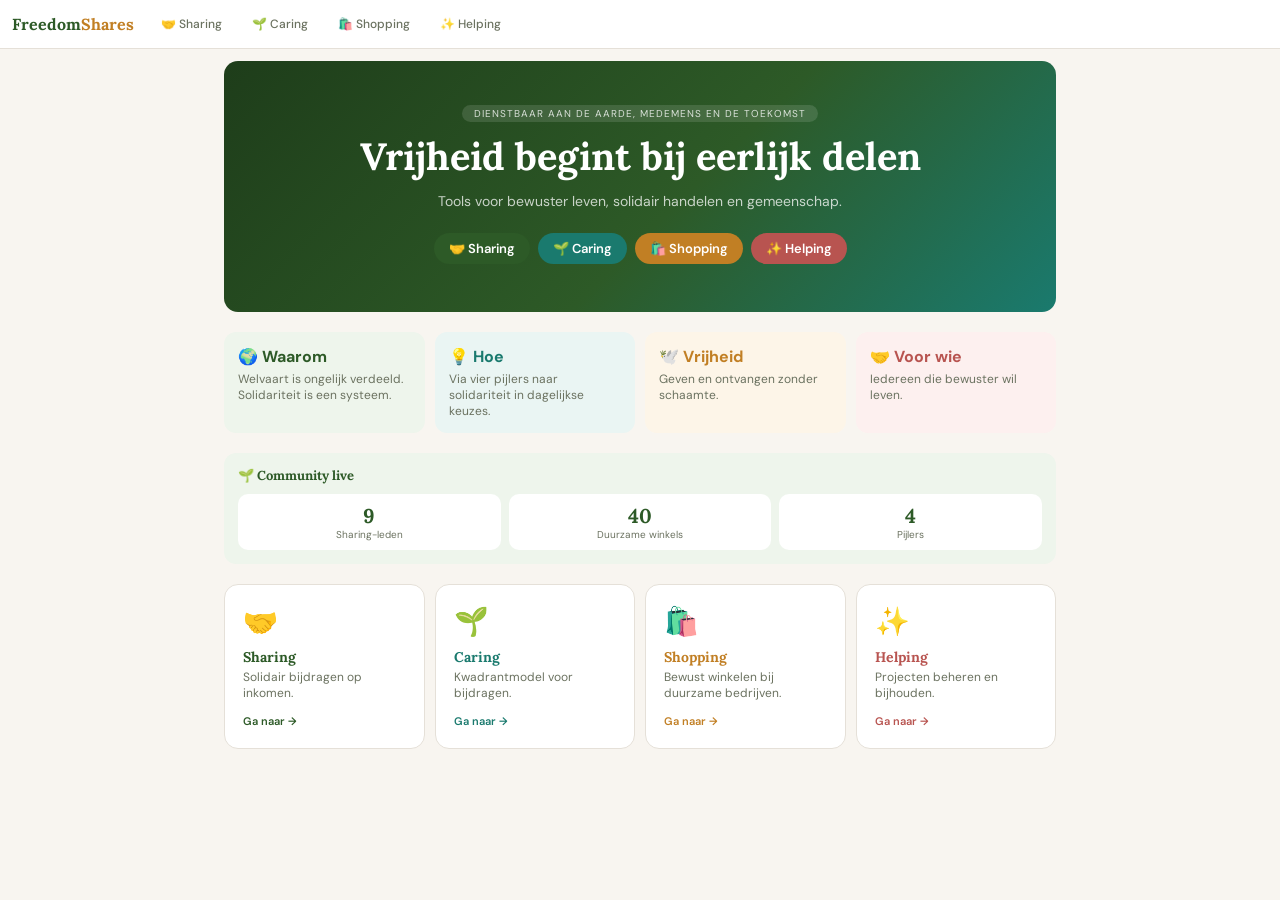
<file: freedomshares (8).html>
<!DOCTYPE html>
<html lang="nl">
<head>
<meta charset="UTF-8"/><meta name="viewport" content="width=device-width,initial-scale=1.0"/>
<title>FreedomShares</title>
<link href="https://fonts.googleapis.com/css2?family=Lora:wght@600;700&family=DM+Sans:opsz,wght@9..40,400;9..40,500;9..40,600&display=swap" rel="stylesheet">
<style>
:root{--g:#2d5a27;--gl:#eef5ec;--t:#1a7a6e;--tl:#eaf5f3;--a:#c17f24;--al:#fdf5e8;--co:#b85450;--cl:#fdf0ef;--pu:#5b4fa8;--bg:#f8f5f0;--w:#fff;--br:#e5e0d8;--tx:#1c1c1a;--mu:#6b7260;}
*{box-sizing:border-box;margin:0;padding:0;}
body{font-family:'DM Sans',sans-serif;background:var(--bg);color:var(--tx);}
h1,h2,h3{font-family:'Lora',serif;}
nav{background:var(--w);border-bottom:1px solid var(--br);position:sticky;top:0;z-index:50;padding:0 12px;}
nav div{display:flex;align-items:center;height:48px;gap:4px;overflow-x:auto;}
.logo{font-family:'Lora',serif;font-size:16px;font-weight:700;color:var(--g);margin-right:10px;flex-shrink:0;background:none;border:none;cursor:pointer;}
.logo span{color:var(--a);}
.nb{padding:4px 12px;border-radius:8px;font-size:12px;font-weight:500;flex-shrink:0;background:transparent;color:var(--mu);border:1px solid transparent;cursor:pointer;}
.nb.on{color:#fff;}
.sec{display:none;max-width:860px;margin:0 auto;padding:12px 14px 60px;}
.sec.show{display:block;animation:fu .3s ease both;}
@keyframes fu{from{opacity:0;transform:translateY(6px)}to{opacity:1;transform:translateY(0)}}
.card{background:var(--w);border-radius:14px;border:1px solid var(--br);padding:16px;}
.pl{cursor:pointer;border-radius:14px;padding:18px;border:1px solid var(--br);background:var(--w);transition:transform .2s;}
.pl:hover{transform:translateY(-2px);}
.pb{padding:4px 10px;border-radius:20px;font-size:11px;border:1px solid var(--br);background:transparent;color:var(--mu);cursor:pointer;}
.tr{display:flex;background:#f3f0eb;border-radius:20px;padding:3px;}
.tb{flex:1;padding:5px 6px;border-radius:17px;font-size:11px;border:none;background:transparent;color:var(--mu);cursor:pointer;}
.tb.on{background:var(--w);color:var(--tx);box-shadow:0 1px 3px rgba(0,0,0,.08);}
.cc{background:var(--w);border-radius:12px;border:1px solid var(--br);padding:13px;display:flex;flex-direction:column;transition:border-color .15s;}
.cc:hover{border-color:var(--a);}
.wo{text-align:left;padding:9px 12px;border-radius:10px;border:1px solid var(--br);background:var(--w);font-size:13px;color:var(--tx);display:flex;justify-content:space-between;cursor:pointer;width:100%;}
.wo:hover,.wo.sel{border-color:var(--g);background:var(--gl);}
.qb{border-radius:12px;padding:14px 8px;text-align:center;color:#fff;min-height:100px;cursor:pointer;border:none;}
.qb:hover,.qb.sel{transform:scale(1.03);}
input[type=range]{-webkit-appearance:none;width:100%;height:5px;border-radius:3px;background:var(--br);}
input[type=range]::-webkit-slider-thumb{-webkit-appearance:none;width:18px;height:18px;border-radius:50%;background:var(--g);cursor:pointer;border:2px solid white;}
input[type=number]::-webkit-inner-spin-button{-webkit-appearance:none;}
.mb{position:fixed;inset:0;background:rgba(0,0,0,.4);z-index:200;display:flex;align-items:center;justify-content:center;padding:16px;}
.md{background:var(--w);border-radius:16px;padding:22px;max-width:460px;width:100%;max-height:88vh;overflow-y:auto;}
.sl{display:inline-flex;align-items:center;gap:3px;padding:4px 10px;border-radius:7px;background:var(--gl);color:var(--g);font-size:11px;font-weight:500;text-decoration:none;border:1px solid rgba(45,90,39,.25);}
mark{background:#fff3cd;color:var(--a);border-radius:2px;}
input,select,textarea,button{font-family:'DM Sans',sans-serif;}
</style>
</head>
<body>
<nav><div>
<button class="logo" onclick="G('home')">Freedom<span>Shares</span></button>
<button class="nb" id="nb-sharing" onclick="G('sharing')">🤝 Sharing</button>
<button class="nb" id="nb-caring" onclick="G('caring')">🌱 Caring</button>
<button class="nb" id="nb-shopping" onclick="G('shopping')">🛍️ Shopping</button>
<button class="nb" id="nb-helping" onclick="G('helping')">✨ Helping</button>
</div></nav>
<div id="p-home" class="sec show">
<div style="background:linear-gradient(135deg,#1e3d1a,#2d5a27 55%,#1a7a6e);padding:40px 16px 48px;text-align:center;border-radius:14px;margin-bottom:20px;">
<p style="display:inline-block;background:rgba(255,255,255,.12);color:rgba(255,255,255,.8);padding:2px 12px;border-radius:16px;font-size:10px;letter-spacing:1px;text-transform:uppercase;margin-bottom:12px;">Dienstbaar aan de aarde, medemens en de toekomst</p>
<h1 style="font-size:clamp(20px,5vw,38px);color:#fff;line-height:1.2;margin-bottom:10px;">Vrijheid begint bij eerlijk delen</h1>
<p style="color:rgba(255,255,255,.75);font-size:14px;line-height:1.7;max-width:480px;margin:0 auto 20px;">Tools voor bewuster leven, solidair handelen en gemeenschap.</p>
<div style="display:flex;gap:8px;justify-content:center;flex-wrap:wrap;">
<button onclick="G('sharing')" style="background:#2d5a27;color:#fff;padding:7px 15px;border-radius:18px;font-size:13px;font-weight:600;border:none;cursor:pointer;">🤝 Sharing</button>
<button onclick="G('caring')" style="background:#1a7a6e;color:#fff;padding:7px 15px;border-radius:18px;font-size:13px;font-weight:600;border:none;cursor:pointer;">🌱 Caring</button>
<button onclick="G('shopping')" style="background:#c17f24;color:#fff;padding:7px 15px;border-radius:18px;font-size:13px;font-weight:600;border:none;cursor:pointer;">🛍️ Shopping</button>
<button onclick="G('helping')" style="background:#b85450;color:#fff;padding:7px 15px;border-radius:18px;font-size:13px;font-weight:600;border:none;cursor:pointer;">✨ Helping</button>
</div></div>
<div style="display:grid;grid-template-columns:repeat(auto-fit,minmax(190px,1fr));gap:10px;margin-bottom:20px;">
<div style="background:var(--gl);border-radius:12px;padding:14px;"><b style="color:var(--g);">🌍 Waarom</b><p style="color:var(--mu);font-size:12px;margin-top:4px;">Welvaart is ongelijk verdeeld. Solidariteit is een systeem.</p></div>
<div style="background:var(--tl);border-radius:12px;padding:14px;"><b style="color:var(--t);">💡 Hoe</b><p style="color:var(--mu);font-size:12px;margin-top:4px;">Via vier pijlers naar solidariteit in dagelijkse keuzes.</p></div>
<div style="background:var(--al);border-radius:12px;padding:14px;"><b style="color:var(--a);">🕊️ Vrijheid</b><p style="color:var(--mu);font-size:12px;margin-top:4px;">Geven en ontvangen zonder schaamte.</p></div>
<div style="background:var(--cl);border-radius:12px;padding:14px;"><b style="color:var(--co);">🤝 Voor wie</b><p style="color:var(--mu);font-size:12px;margin-top:4px;">Iedereen die bewuster wil leven.</p></div>
</div>
<div style="background:var(--gl);border-radius:12px;padding:14px;margin-bottom:20px;">
<h3 style="font-size:13px;color:var(--g);margin-bottom:10px;">🌱 Community live</h3>
<div style="display:grid;grid-template-columns:repeat(3,1fr);gap:8px;">
<div style="background:var(--w);border-radius:10px;padding:9px 6px;text-align:center;"><div id="st-l" style="font-family:'Lora',serif;font-size:20px;font-weight:700;color:var(--g);">9</div><div style="font-size:10px;color:var(--mu);">Sharing-leden</div></div>
<div style="background:var(--w);border-radius:10px;padding:9px 6px;text-align:center;"><div id="st-s" style="font-family:'Lora',serif;font-size:20px;font-weight:700;color:var(--g);">40</div><div style="font-size:10px;color:var(--mu);">Duurzame winkels</div></div>
<div style="background:var(--w);border-radius:10px;padding:9px 6px;text-align:center;"><div style="font-family:'Lora',serif;font-size:20px;font-weight:700;color:var(--g);">4</div><div style="font-size:10px;color:var(--mu);">Pijlers</div></div>
</div></div>
<div style="display:grid;grid-template-columns:repeat(auto-fit,minmax(180px,1fr));gap:10px;">
<div class="pl" onclick="G('sharing')"><div style="font-size:28px;margin-bottom:8px;">🤝</div><h3 style="font-size:14px;color:var(--g);margin-bottom:3px;">Sharing</h3><p style="color:var(--mu);font-size:12px;margin-bottom:8px;">Solidair bijdragen op inkomen.</p><span style="color:var(--g);font-size:11px;font-weight:600;">Ga naar →</span></div>
<div class="pl" onclick="G('caring')"><div style="font-size:28px;margin-bottom:8px;">🌱</div><h3 style="font-size:14px;color:var(--t);margin-bottom:3px;">Caring</h3><p style="color:var(--mu);font-size:12px;margin-bottom:8px;">Kwadrantmodel voor bijdragen.</p><span style="color:var(--t);font-size:11px;font-weight:600;">Ga naar →</span></div>
<div class="pl" onclick="G('shopping')"><div style="font-size:28px;margin-bottom:8px;">🛍️</div><h3 style="font-size:14px;color:var(--a);margin-bottom:3px;">Shopping</h3><p style="color:var(--mu);font-size:12px;margin-bottom:8px;">Bewust winkelen bij duurzame bedrijven.</p><span style="color:var(--a);font-size:11px;font-weight:600;">Ga naar →</span></div>
<div class="pl" onclick="G('helping')"><div style="font-size:28px;margin-bottom:8px;">✨</div><h3 style="font-size:14px;color:var(--co);margin-bottom:3px;">Helping</h3><p style="color:var(--mu);font-size:12px;margin-bottom:8px;">Projecten beheren en bijhouden.</p><span style="color:var(--co);font-size:11px;font-weight:600;">Ga naar →</span></div>
</div></div>
<div id="p-sharing" class="sec">
<div style="padding:14px 0 10px;display:flex;align-items:center;gap:8px;"><button onclick="G('home')" style="background:none;border:none;color:var(--mu);font-size:11px;cursor:pointer;">← Home</button><div><h1 style="font-size:22px;">🤝 Sharing</h1><p style="color:var(--mu);font-size:13px;">Solidaire bijdrage op basis van inkomen.</p></div></div>
<div class="card" style="margin-bottom:10px;">
<div style="display:flex;gap:7px;margin-bottom:11px;flex-wrap:wrap;align-items:center;">
<span style="font-size:12px;color:var(--mu);min-width:80px;">Inkomen:</span>
<div style="position:relative;flex:1;min-width:100px;"><span style="position:absolute;left:8px;top:50%;transform:translateY(-50%);font-weight:700;color:var(--g);">€</span><input type="number" id="mI" value="2500" oninput="CS()" style="width:100%;border:1px solid var(--br);border-radius:8px;padding:6px 8px 6px 20px;font-size:14px;font-weight:700;background:var(--w);color:var(--tx);"></div>
<div style="display:flex;gap:3px;">
<button class="pb" style="background:var(--gl);color:var(--g);" onclick="mI.value=1500;CS()">1.5k</button>
<button class="pb" style="background:var(--gl);color:var(--g);" onclick="mI.value=2500;CS()">2.5k</button>
<button class="pb" style="background:var(--gl);color:var(--g);" onclick="mI.value=4000;CS()">4k</button>
</div></div>
<div class="tr" style="max-width:200px;margin-bottom:10px;">
<button class="tb on" id="pb1" onclick="SF(false)">Percentage</button>
<button class="tb" id="pb2" onclick="SF(true)">Vast bedrag</button>
</div>
<div id="pr"><div style="display:flex;justify-content:space-between;margin-bottom:4px;"><span style="font-size:12px;color:var(--mu);">Bijdragepercentage</span><span id="pl" style="font-family:'Lora',serif;font-size:15px;font-weight:700;color:var(--g);">3% = €75/mnd</span></div><input type="range" id="ps" min="0" max="10" step="0.5" value="3" oninput="CS()" style="margin-bottom:7px;"><div style="display:flex;gap:4px;"><button class="pb" onclick="ps.value=1;CS()">Beetje 🤏</button><button class="pb" onclick="ps.value=3;CS()">Eerlijk 🤝</button><button class="pb" onclick="ps.value=5;CS()">Genereus 💛</button></div></div>
<div id="fr" style="display:none;position:relative;"><span style="position:absolute;left:8px;top:50%;transform:translateY(-50%);font-weight:700;color:var(--g);">€</span><input type="number" id="fa" value="75" oninput="CS()" style="width:100%;border:1px solid var(--br);border-radius:8px;padding:6px 8px 6px 20px;font-size:14px;font-weight:700;background:var(--w);color:var(--tx);"></div>
</div>
<div style="display:grid;grid-template-columns:repeat(4,1fr);gap:6px;margin-bottom:10px;" id="pst"></div>
<div class="tr" style="max-width:380px;margin-bottom:10px;">
<button class="tb on" id="t0" onclick="ST(0)">👤 Mijn</button>
<button class="tb" id="t1" onclick="ST(1)">👥 Groep</button>
<button class="tb" id="t2" onclick="ST(2)">➕ Leden</button>
</div>
<div id="tab0"></div><div id="tab1" style="display:none;"></div><div id="tab2" style="display:none;"></div>
</div>
<div id="p-caring" class="sec">
<div style="padding:14px 0 10px;display:flex;align-items:center;gap:8px;"><button onclick="G('home')" style="background:none;border:none;color:var(--mu);font-size:11px;cursor:pointer;">← Home</button><div><h1 style="font-size:22px;">🌱 Caring</h1><p style="color:var(--mu);font-size:13px;">Van investeren tot weggeven.</p></div></div>
<div class="tr" style="max-width:260px;margin-bottom:12px;"><button class="tb on" id="ct0" onclick="CT(0)">📊 Kwadrant</button><button class="tb" id="ct1" onclick="CT(1)">🧭 Beslishulp</button></div>
<div id="ck0">
<div style="text-align:center;margin-bottom:10px;"><span style="background:var(--tl);color:var(--t);padding:2px 12px;border-radius:14px;font-size:11px;">Dienstbaar aan de aarde, medemens en de toekomst</span></div>
<div style="display:flex;justify-content:space-between;padding:0 18px;margin-bottom:2px;font-size:9px;font-weight:600;text-transform:uppercase;letter-spacing:1px;color:var(--mu);"><span>Persoonlijk</span><span>Onpersoonlijk</span></div>
<div style="display:flex;"><div style="display:flex;flex-direction:column;justify-content:space-around;width:12px;padding-bottom:4px;"><span style="font-size:7px;font-weight:600;text-transform:uppercase;color:var(--mu);writing-mode:vertical-lr;transform:rotate(180deg);">Voorwaardelijk</span><span style="font-size:7px;font-weight:600;text-transform:uppercase;color:var(--mu);writing-mode:vertical-lr;transform:rotate(180deg);">Onvoorwaardelijk</span></div>
<div style="flex:1;display:grid;grid-template-columns:1fr 1fr;gap:6px;">
<button class="qb" style="background:#2d5a27;" onclick="SQ('invest',this)">📈<br><span style="font-family:'Lora',serif;font-size:13px;">Investeren</span><br><span style="font-size:8px;opacity:.8;">Revolving</span></button>
<button class="qb" style="background:#1a7a6e;" onclick="SQ('support',this)">🌱<br><span style="font-family:'Lora',serif;font-size:13px;">Ondersteunen</span><br><span style="font-size:8px;opacity:.8;">Evolving</span></button>
<button class="qb" style="background:#5b4fa8;" onclick="SQ('crowd',this)">👥<br><span style="font-family:'Lora',serif;font-size:13px;">Crowdfunding</span><br><span style="font-size:8px;opacity:.8;">Community</span></button>
<button class="qb" style="background:#c17f24;" onclick="SQ('give',this)">🎁<br><span style="font-family:'Lora',serif;font-size:13px;">Weggeven</span><br><span style="font-size:8px;opacity:.8;">Liefdadig</span></button>
</div></div>
<div id="qd" style="margin-top:10px;"></div>
</div>
<div id="ck1" style="display:none;max-width:460px;"></div>
</div>
<div id="p-shopping" class="sec">
<div style="padding:14px 0 10px;display:flex;align-items:center;gap:8px;"><button onclick="G('home')" style="background:none;border:none;color:var(--mu);font-size:11px;cursor:pointer;">← Home</button><div><h1 id="sht" style="font-size:22px;">🛍️ Shopping</h1><p id="shs" style="color:var(--mu);font-size:13px;">Zoek op product of winkel, of gebruik de Koophulp.</p></div></div>
<div style="display:flex;gap:6px;margin-bottom:9px;">
<div style="flex:1;position:relative;"><span style="position:absolute;left:10px;top:50%;transform:translateY(-50%);color:var(--a);">🔍</span><input id="si" placeholder="Zoek: spinazie, ijskast, wasdroger, koffie…" oninput="LS()" onkeydown="if(event.key==='Enter')DS()" style="width:100%;padding:8px 10px 8px 30px;border:1px solid var(--br);border-radius:9px;font-size:13px;background:var(--w);color:var(--tx);"></div>
<button onclick="DS()" style="background:var(--a);color:#fff;padding:8px 12px;border-radius:9px;font-size:13px;font-weight:600;border:none;cursor:pointer;">Zoek</button>
<button onclick="KH()" style="background:var(--g);color:#fff;padding:8px 10px;border-radius:9px;font-size:12px;font-weight:600;border:none;cursor:pointer;white-space:nowrap;">🧭 Hulp</button>
<button onclick="SH()" id="sb" style="display:none;padding:8px 10px;border-radius:9px;border:1px solid var(--br);background:none;font-size:12px;color:var(--mu);cursor:pointer;">↩</button>
</div>
<div style="margin-bottom:12px;"><button onclick="OA()" style="padding:5px 12px;border-radius:8px;background:var(--g);color:#fff;font-size:12px;font-weight:600;border:none;cursor:pointer;">+ Winkel toevoegen</button></div>
<div id="sc"></div><div id="sm" style="display:none;"></div>
</div>
<div id="p-helping" class="sec">
<div style="padding:14px 0 10px;display:flex;align-items:center;gap:8px;"><button onclick="G('home')" style="background:none;border:none;color:var(--mu);font-size:11px;cursor:pointer;">← Home</button><div><h1 style="font-size:22px;">✨ Helping</h1><p style="color:var(--mu);font-size:13px;">Beheer je projecten.</p></div></div>
<div style="display:grid;grid-template-columns:repeat(3,1fr);gap:6px;margin-bottom:12px;" id="hst"></div>
<button onclick="TH()" style="background:var(--co);color:#fff;padding:7px 14px;border-radius:18px;font-size:12px;font-weight:600;margin-bottom:10px;border:none;cursor:pointer;">+ Nieuw project</button>
<div id="hf" style="display:none;margin-bottom:10px;"></div>
<div style="display:flex;gap:3px;margin-bottom:10px;flex-wrap:wrap;" id="hfi"></div>
<div id="hl"></div>
</div>

<script>
const $=id=>document.getElementById(id);
const M=[{id:1,n:'Sophie',i:1200},{id:2,n:'Mohammed',i:1800},{id:3,n:'Lisa',i:2100},{id:4,n:'Ravi',i:2300},{id:5,n:'Emma',i:2800},{id:6,n:'Pieter',i:3400},{id:7,n:'Yasmine',i:4200},{id:8,n:'Jan',i:5800}];
const SH_DATA=[
{n:'Ekoplaza',c:'voeding',t:'retailer',s:'physical',p:'Landelijk',bio:5,fair:4,sust:4,lo:4,tg:['bio','vegan','groenten'],d:'Grootste bio-supermarkt van Nederland.',w:'https://www.ekoplaza.nl'},
{n:'Odin',c:'voeding',t:'cooperative',s:'hybrid',p:'Landelijk',bio:5,fair:4,sust:4,lo:4,tg:['bio','bezorging'],d:'Coöperatieve bio-supermarkt.',w:'https://www.odin.nl'},
{n:'Marqt',c:'voeding',t:'retailer',s:'physical',p:'Noord-Holland',bio:5,fair:4,sust:4,lo:5,tg:['lokaal','vers'],d:'Duurzame supermarkt, transparant over herkomst.',w:'https://www.marqt.com'},
{n:'Pieter Pot',c:'voeding',t:'steward',s:'online',p:'Landelijk',bio:4,fair:4,sust:5,lo:3,tg:['zero-waste','potten'],d:'Zero-waste boodschappen in herbruikbare potten.',w:'https://www.pieterpot.nl'},
{n:"Tony's Chocolonely",c:'voeding',t:'steward',s:'online',p:'Landelijk',bio:3,fair:5,sust:4,lo:1,tg:['fair','chocolade'],d:'100% slaafvrije chocolade. FairChain-model.',w:'https://www.tonyschocolonely.com'},
{n:'De Vegetarische Slager',c:'voeding',t:'steward',s:'hybrid',p:'Den Haag',bio:4,fair:4,sust:5,lo:3,tg:['vegan','plantbased'],d:'Plant-based vleesvervangers.',w:'https://www.devegetarischeslager.nl'},
{n:'Moyee Coffee',c:'voeding',t:'steward',s:'online',p:'Amsterdam',bio:4,fair:5,sust:4,lo:2,tg:['fair','koffie'],d:'Koffie, eerlijke keten-split.',w:'https://www.moyeecoffee.com'},
{n:'Rechtstreex',c:'voeding',t:'steward',s:'hybrid',p:'Landelijk',bio:4,fair:5,sust:5,lo:5,tg:['lokaal','boer','direct'],d:'Kisten direct van lokale boeren.',w:'https://www.rechtstreex.nl'},
{n:'Boerschappen',c:'voeding',t:'steward',s:'online',p:'Landelijk',bio:4,fair:5,sust:5,lo:5,tg:['boer','direct'],d:'Vers direct van de boer.',w:'https://www.boerschappen.nl'},
{n:'Bioplanet',c:'voeding',t:'retailer',s:'hybrid',p:'Landelijk',bio:5,fair:4,sust:4,lo:3,tg:['bio','vegan','online'],d:'Grootste online bio-supermarkt.',w:'https://www.bioplanet.nl'},
{n:'Udea/Ekomarkt',c:'voeding',t:'cooperative',s:'hybrid',p:'Veenendaal',bio:5,fair:4,sust:5,lo:4,tg:['bio','coöperatief'],d:'Bio-coöperatief achter Ekomarkt.',w:'https://www.udea.nl'},
{n:'Zonnatura',c:'voeding',t:'steward',s:'hybrid',p:'Landelijk',bio:5,fair:4,sust:4,lo:3,tg:['bio','thee','muesli'],d:'Bio-thee en ontbijtproducten.',w:'https://www.zonnatura.nl'},
{n:'Mud Jeans',c:'kleding',t:'steward',s:'online',p:'Landelijk',bio:4,fair:5,sust:5,lo:2,tg:['circulair','jeans'],d:'Huur een jeans, geef terug.',w:'https://www.mudjeans.eu'},
{n:'Nudie Jeans',c:'kleding',t:'steward',s:'hybrid',p:'Landelijk',bio:4,fair:5,sust:5,lo:2,tg:['fair','reparatie'],d:'Eerlijke jeans + gratis reparatie.',w:'https://www.nudiejeans.com'},
{n:'Kuyichi',c:'kleding',t:'steward',s:'online',p:'Amsterdam',bio:4,fair:5,sust:5,lo:2,tg:['fair','bio'],d:'Fair fashion, bio-katoen.',w:'https://www.kuyichi.com'},
{n:'Patagonia',c:'kleding',t:'steward',s:'hybrid',p:'Landelijk',bio:4,fair:4,sust:5,lo:1,tg:['outdoor','circulair'],d:'Eigendom van de aarde. Levenslange reparatie.',w:'https://eu.patagonia.com/nl'},
{n:'Organic Basics',c:'kleding',t:'steward',s:'online',p:'Landelijk',bio:5,fair:5,sust:5,lo:1,tg:['bio','basics'],d:'Duurzame basics, bio-katoen.',w:'https://www.organicbasics.com'},
{n:'Armed Angels',c:'kleding',t:'steward',s:'online',p:'Landelijk',bio:5,fair:5,sust:5,lo:1,tg:['bio','fair'],d:'Eerlijke biologische mode.',w:'https://www.armedangels.com'},
{n:'Fairphone',c:'tech',t:'steward',s:'online',p:'Amsterdam',bio:null,fair:5,sust:5,lo:2,tg:['fair','repareerbaar'],d:'Modulaire repareerbare smartphone.',w:'https://www.fairphone.com'},
{n:'Leapp',c:'tech',t:'retailer',s:'hybrid',p:'Landelijk',bio:null,fair:3,sust:5,lo:3,tg:['refurbished','apple'],d:'Gecertificeerd refurbished Apple.',w:'https://www.leapp.nl'},
{n:'Back Market',c:'tech',t:'retailer',s:'online',p:'Landelijk',bio:null,fair:3,sust:5,lo:1,tg:['refurbished','budget'],d:'Marktplaats voor refurbished elektronica.',w:'https://www.backmarket.nl'},
{n:'Renew Electronics',c:'witgoed',t:'retailer',s:'online',p:'Landelijk',bio:null,fair:3,sust:5,lo:3,tg:['refurbished','witgoed','wasmachine','ijskast'],d:'Gecertificeerd refurbished witgoed.',w:'https://www.renewelectronics.nl'},
{n:'Repair Café NL',c:'witgoed',t:'steward',s:'physical',p:'Landelijk',bio:null,fair:5,sust:5,lo:5,tg:['reparatie','gratis'],d:'Gratis reparatiehulp in je buurt.',w:'https://repaircafe.org/nl'},
{n:'Seepje',c:'verzorging',t:'steward',s:'online',p:'Landelijk',bio:5,fair:4,sust:5,lo:2,tg:['zero-waste','wasmiddel'],d:'Wasmiddelen van Sapindus-noten.',w:'https://www.seepje.com'},
{n:'Weleda',c:'verzorging',t:'steward',s:'hybrid',p:'Landelijk',bio:5,fair:4,sust:5,lo:2,tg:['bio','cosmetica'],d:'Biologische cosmetica.',w:'https://www.weleda.nl'},
{n:"Dr. Bronner's",c:'verzorging',t:'steward',s:'online',p:'Landelijk',bio:5,fair:5,sust:5,lo:1,tg:['bio','zeep','vegan'],d:'Fair trade organische zeep.',w:'https://www.drbronner.nl'},
{n:'Landwinkel.nl',c:'markt',t:'steward',s:'hybrid',p:'Landelijk',bio:4,fair:5,sust:5,lo:5,tg:['landwinkel','boer','groenten'],d:'Platform voor landwinkels in NL.',w:'https://www.landwinkel.nl'},
{n:'Boerenmarkt.nl',c:'markt',t:'steward',s:'physical',p:'Landelijk',bio:4,fair:5,sust:5,lo:5,tg:['boerenmarkt','groenten'],d:'Overzicht boerenmarkten NL.',w:'https://www.boerenmarkt.nl'},
{n:'Herenboeren',c:'markt',t:'cooperative',s:'physical',p:'Landelijk',bio:5,fair:5,sust:5,lo:5,tg:['coöperatief','boer'],d:'Coöperatieve boerderijen der leden.',w:'https://www.herenboeren.nl'},
{n:'Triodos Bank',c:'financien',t:'steward',s:'online',p:'Zeist',bio:null,fair:5,sust:5,lo:4,tg:['duurzaam','sparen'],d:'Duurzame bank — mens, natuur, cultuur.',w:'https://www.triodos.nl'},
{n:'ASN Bank',c:'financien',t:'steward',s:'online',p:'Den Haag',bio:null,fair:5,sust:5,lo:4,tg:['duurzaam','groen'],d:'Financiert alleen groene projecten.',w:'https://www.asnbank.nl'},
{n:'Swapfiets',c:'mobiliteit',t:'steward',s:'physical',p:'Landelijk',bio:null,fair:4,sust:4,lo:5,tg:['fiets','abonnement'],d:'Fietsabonnement + reparatie.',w:'https://www.swapfiets.nl'},
{n:'Vandebron',c:'energie',t:'steward',s:'online',p:'Amsterdam',bio:null,fair:5,sust:5,lo:4,tg:['groen','zon','wind'],d:'Groene energie van NL-boeren.',w:'https://www.vandebron.nl'},
{n:'Buurtzorg',c:'zorg',t:'steward',s:'physical',p:'Almelo',bio:null,fair:5,sust:5,lo:5,tg:['verpleging','buurt'],d:'Zelforganiserende wijkverpleging.',w:'https://www.buurtzorg.com'},
];
const TX={
spinazie:{c:['voeding','markt'],t:['groenten','bio','boerenmarkt']},sla:{c:['voeding','markt'],t:['groenten','bio']},broccoli:{c:['voeding','markt'],t:['groenten','bio']},doperwt:{c:['voeding','markt'],t:['groenten','diepvries']},wortel:{c:['voeding','markt'],t:['groenten','bio']},tomaat:{c:['voeding','markt'],t:['groenten','bio']},paprika:{c:['voeding','markt'],t:['groenten','bio']},aardappel:{c:['voeding','markt'],t:['groenten','lokaal']},pompoen:{c:['voeding','markt'],t:['groenten','bio']},courgette:{c:['voeding','markt'],t:['groenten','bio']},prei:{c:['voeding','markt'],t:['groenten','bio']},kool:{c:['voeding','markt'],t:['groenten','bio']},spruitjes:{c:['voeding','markt'],t:['groenten','bio']},andijvie:{c:['voeding','markt'],t:['groenten','bio']},boerenkool:{c:['voeding','markt'],t:['groenten','bio']},rucola:{c:['voeding','markt'],t:['groenten','bio']},veldsla:{c:['voeding','markt'],t:['groenten','bio']},ui:{c:['voeding','markt'],t:['groenten','bio']},
appel:{c:['voeding','markt'],t:['fruit','bio','boerenmarkt']},peer:{c:['voeding','markt'],t:['fruit','bio']},aardbei:{c:['voeding','markt'],t:['fruit','seizoen']},framboos:{c:['voeding','markt'],t:['fruit','bio']},bosbes:{c:['voeding','markt'],t:['fruit','bio']},banaan:{c:['voeding'],t:['fruit','fair']},mango:{c:['voeding'],t:['fruit','fair']},
melk:{c:['voeding','markt'],t:['zuivel','bio']},kaas:{c:['voeding','markt'],t:['zuivel','bio','landwinkel']},yoghurt:{c:['voeding'],t:['zuivel','bio']},boter:{c:['voeding'],t:['zuivel','bio']},kwark:{c:['voeding'],t:['zuivel','bio']},karnemelk:{c:['voeding','markt'],t:['zuivel','bio']},geitenkaas:{c:['voeding','markt'],t:['zuivel','bio']},
eieren:{c:['voeding','markt'],t:['bio','scharrel','boerenmarkt']},
vlees:{c:['voeding','markt'],t:['vlees','bio']},kip:{c:['voeding'],t:['vlees','bio']},rundvlees:{c:['voeding'],t:['vlees','bio']},vis:{c:['voeding'],t:['vis','duurzaam']},zalm:{c:['voeding'],t:['vis']},brood:{c:['voeding'],t:['bakkerij','bio']},quinoa:{c:['voeding'],t:['granen','bio']},pasta:{c:['voeding'],t:['droogwaren','bio']},linzen:{c:['voeding'],t:['peulvruchten','bio']},
koffie:{c:['voeding'],t:['koffie','fair','bio']},thee:{c:['voeding'],t:['thee','bio']},chocolade:{c:['voeding'],t:['chocolade','fair']},honing:{c:['voeding','markt'],t:['bio']},jam:{c:['voeding'],t:['bio']},olijfolie:{c:['voeding'],t:['bio']},
havermelk:{c:['voeding'],t:['vegan','bio']},
ijskast:{c:['witgoed'],t:['witgoed','refurbished']},koelkast:{c:['witgoed'],t:['witgoed','refurbished']},wasmachine:{c:['witgoed'],t:['witgoed','refurbished']},wasdroger:{c:['witgoed'],t:['witgoed','refurbished']},droger:{c:['witgoed'],t:['witgoed','refurbished']},vaatwasser:{c:['witgoed'],t:['witgoed','refurbished']},vriezer:{c:['witgoed'],t:['witgoed','refurbished']},oven:{c:['witgoed'],t:['witgoed','keuken']},magnetron:{c:['witgoed'],t:['witgoed','keuken']},
laptop:{c:['tech'],t:['refurbished','computer']},telefoon:{c:['tech'],t:['refurbished','fair']},smartphone:{c:['tech'],t:['refurbished','fair']},tablet:{c:['tech'],t:['refurbished']},
jeans:{c:['kleding'],t:['denim','fair','circulair']},shampoo:{c:['verzorging'],t:['bio','vegan']},wasmiddel:{c:['verzorging'],t:['bio','zero-waste']},zeep:{c:['verzorging'],t:['bio','vegan']},
energie:{c:['energie'],t:['groen']},fiets:{c:['mobiliteit'],t:['fiets']},bank:{c:['financien'],t:['duurzaam']},
};
const SC=[{id:'voeding',l:'Voeding & Drinken',e:'🥦',c:'#2d5a27'},{id:'kleding',l:'Kleding & Mode',e:'👕',c:'#1a7a6e'},{id:'tech',l:'Technologie',e:'💻',c:'#5b4fa8'},{id:'witgoed',l:'Witgoed & Elektronica',e:'🔌',c:'#c45e00'},{id:'wonen',l:'Wonen & Interieur',e:'🛋️',c:'#c17f24'},{id:'verzorging',l:'Lichaam & Verzorging',e:'🌿',c:'#2d5a27'},{id:'markt',l:'Boerenmarkt & Landwinkel',e:'🌾',c:'#c45e00'},{id:'financien',l:'Financiën',e:'💰',c:'#1a7a6e'},{id:'mobiliteit',l:'Mobiliteit',e:'🚲',c:'#5b4fa8'},{id:'energie',l:'Energie & Klimaat',e:'⚡',c:'#c17f24'},{id:'zorg',l:'Zorg & Welzijn',e:'🏥',c:'#b85450'},{id:'natuur',l:'Natuur & Vrije Tijd',e:'🎭',c:'#2d5a27'}];
const QD={invest:{c:'#2d5a27',l:'Investeren',d:'Renteloos lenen of deelnemen aan collectief initiatief.',di:['Initiatief starten','Renteloze lening','Deelnemen'],fi:['Geld vloeit terug','Geen rente, wel verantwoordelijkheid']},support:{c:'#1a7a6e',l:'Ondersteunen',d:'Persoonlijke ondersteuning van iemands groei.',di:['Persoonlijke voordracht','Groei ondersteunen','Geen criteria'],fi:['Gift, geen lening','Vertrouwen als basis']},crowd:{c:'#5b4fa8',l:'Crowdfunding',d:'Initiatieven op basis van criteria, gelijke stem.',di:['Criteria-selectie','Gelijke stem','Consent-besluitvorming'],fi:['Geld vrij bij haalbaarheid','Collectief beheer']},give:{c:'#c17f24',l:'Weggeven',d:'Zuivere gift. Geen criteria, geen verwachtingen.',di:['Geen verwachtingen','Onpersoonlijk','Trickledown'],fi:['Pure gift','Versterkt het systeem']}};
const PS=['Idee','Actief','Afgerond'],STC={Idee:'#c17f24',Actief:'#2d5a27',Afgerond:'#6b7260'};
let mbrs=[...M],shops=[...SH_DATA],projs=[{id:1,name:'Solidaire bijdragegroep Rotterdam',cat:'Sharing',status:'Actief',desc:'30 mensen, maandelijks solidair bijdragen.'},{id:2,name:'Duurzaam inkoopcollectief',cat:'Shopping',status:'Idee',desc:'Samen biologisch inkopen.'}];
let fx=false,hf='Alle',nid=200,cws=0,cwa={},cwr=null,ks=0,ka={},km=[];

function G(p){
  ['home','sharing','caring','shopping','helping'].forEach(x=>{const s=$('p-'+x);if(s)s.classList.remove('show');const n=$('nb-'+x);if(n){n.classList.remove('on');n.style.background='';}});
  const s=$('p-'+p);if(s)s.classList.add('show');
  const C={sharing:'#2d5a27',caring:'#1a7a6e',shopping:'#c17f24',helping:'#b85450'};
  if(C[p]){const n=$('nb-'+p);if(n){n.classList.add('on');n.style.background=C[p];}}
  if(p==='sharing')CS();if(p==='helping')RH();if(p==='shopping')SH();
  $('st-s').textContent=shops.length;
}

function CS(){
  const inc=+(mI.value)||0,pct=fx?(inc>0?(+(fa.value)||0)/inc:0):(+(ps.value)||0)/100;
  const mc=fx?(+(fa.value)||0):Math.round(inc*pct);
  if(!fx)$('pl').textContent=ps.value+'% = €'+mc.toLocaleString('nl-NL')+'/mnd';
  const all=[...mbrs,{id:0,n:'Jij',i:inc,me:true}];
  const pool=all.reduce((s,m)=>s+Math.round(m.i*pct),0),pp=all.length?Math.round(pool/all.length):0;
  const comp=all.map(m=>({...m,cn:Math.round(m.i*pct),rc:pp,nt:pp-Math.round(m.i*pct)}));
  const me=comp.find(m=>m.me)||{cn:0,rc:0,nt:0};
  const avg=mbrs.length?Math.round(mbrs.reduce((s,m)=>s+m.i,0)/mbrs.length):0;
  $('st-l').textContent=mbrs.length+1;
  $('pst').innerHTML=[{l:'Leden',v:comp.length,c:'#5b4fa8'},{l:'Pool',v:'€'+pool.toLocaleString('nl-NL'),c:'#1a7a6e'},{l:'Per persoon',v:'€'+pp.toLocaleString('nl-NL'),c:'#2d5a27'},{l:'Gem.ink.',v:'€'+avg.toLocaleString('nl-NL'),c:'#c17f24'}].map(s=>`<div class="card" style="text-align:center;padding:8px 5px;"><div style="font-family:'Lora',serif;font-size:14px;font-weight:700;color:${s.c};">${s.v}</div><div style="font-size:9px;color:var(--mu);margin-top:1px;">${s.l}</div></div>`).join('');
  RS(me,comp,pool,avg);
}
function SF(v){fx=v;$('pr').style.display=v?'none':'block';$('fr').style.display=v?'block':'none';$('pb1').className='tb'+(v?'':' on');$('pb2').className='tb'+(v?' on':'');CS();}
function ST(i){[0,1,2].forEach(j=>{$('tab'+j).style.display=j===i?'block':'none';$('t'+j).className='tb'+(j===i?' on':'');});}
function RS(me,comp,pool,avg){
  const nt=me.nt,na=Math.abs(nt),g=nt>=0?'#2d5a27':'#b85450';
  $('tab0').innerHTML=`<div class="card" style="margin-bottom:10px;"><div style="text-align:center;margin-bottom:11px;"><div style="font-size:22px;margin-bottom:3px;">${nt>=0?'🌱':'💛'}</div><h2 style="font-size:14px;color:${g};">${!me.i?'Vul je inkomen in':nt>50?'Jij ontvangt meer dan je bijdraagt':nt>0?'Je profiteert licht':nt>-50?'Je deelt een beetje meer':'Jij bent een sterke bijdrager'}</h2></div><div style="display:flex;gap:6px;margin-bottom:9px;"><div style="flex:1;border-radius:10px;padding:10px 6px;text-align:center;background:var(--cl);"><div style="font-size:9px;color:var(--mu);margin-bottom:1px;">Jij geeft</div><div style="font-family:'Lora',serif;font-size:16px;font-weight:700;color:var(--co);">↑ €${me.cn.toLocaleString('nl-NL')}</div></div><div style="flex:1;border-radius:10px;padding:10px 6px;text-align:center;background:var(--gl);"><div style="font-size:9px;color:var(--mu);margin-bottom:1px;">Jij ontvangt</div><div style="font-family:'Lora',serif;font-size:16px;font-weight:700;color:var(--g);">↓ €${me.rc.toLocaleString('nl-NL')}</div></div></div><div style="border-radius:10px;padding:12px;text-align:center;background:${nt>=0?'var(--gl)':'var(--cl)'};"><div style="font-size:9px;color:var(--mu);text-transform:uppercase;letter-spacing:1px;margin-bottom:2px;">Netto</div><div style="font-family:'Lora',serif;font-size:28px;font-weight:700;color:${g};">${nt>=0?'+':'−'}€${na.toLocaleString('nl-NL')}</div><div style="font-size:10px;color:var(--mu);margin-top:1px;">per maand</div></div></div>`;
  $('tab1').innerHTML=`<div class="card"><h3 style="font-size:13px;margin-bottom:8px;">Alle ${comp.length} deelnemers</h3><table style="width:100%;border-collapse:collapse;font-size:11px;"><thead><tr style="background:#f8f5f0;font-size:8px;text-transform:uppercase;color:var(--mu);">${['Naam','Inkomen','Bijdrage','Ontvangt','Netto'].map((h,i)=>`<th style="padding:3px 5px;text-align:${i?'right':'left'};">${h}</th>`).join('')}</tr></thead><tbody>${[...comp].sort((a,b)=>a.i-b.i).map(m=>`<tr style="background:${m.me?'var(--gl)':'transparent'};border-bottom:1px solid var(--br);"><td style="padding:5px 5px;font-weight:${m.me?600:400};color:${m.me?'#2d5a27':'var(--tx)'};">${m.n}${m.me?' ⬅':''}</td><td style="text-align:right;padding:5px;color:var(--mu);">€${m.i.toLocaleString('nl-NL')}</td><td style="text-align:right;padding:5px;color:var(--co);">−€${m.cn.toLocaleString('nl-NL')}</td><td style="text-align:right;padding:5px;color:var(--t);">+€${m.rc.toLocaleString('nl-NL')}</td><td style="text-align:right;padding:5px;font-weight:600;color:${m.nt>=0?'#2d5a27':'#b85450'};">${m.nt>=0?'+':''}€${Math.abs(m.nt).toLocaleString('nl-NL')}</td></tr>`).join('')}<tr style="border-top:2px solid var(--br);font-weight:700;"><td style="padding:5px;font-size:8px;color:var(--mu);">TOTAAL</td><td></td><td style="text-align:right;padding:5px;color:var(--co);">€${pool.toLocaleString('nl-NL')}</td><td style="text-align:right;padding:5px;color:var(--t);">€${pool.toLocaleString('nl-NL')}</td><td style="text-align:right;padding:5px;color:#2d5a27;">€0</td></tr></tbody></table></div>`;
  $('tab2').innerHTML=`<div class="card" style="margin-bottom:10px;"><h3 style="font-size:13px;margin-bottom:10px;">👥 Deelnemer toevoegen</h3><div style="display:grid;grid-template-columns:1fr 1fr auto;gap:6px;align-items:end;"><div><label style="font-size:8px;font-weight:600;text-transform:uppercase;color:var(--mu);display:block;margin-bottom:3px;">Naam</label><input id="nn" placeholder="Sara" onkeydown="if(event.key==='Enter')AM()" style="width:100%;padding:6px 9px;border:1px solid var(--br);border-radius:7px;font-size:13px;background:var(--w);color:var(--tx);"></div><div><label style="font-size:8px;font-weight:600;text-transform:uppercase;color:var(--mu);display:block;margin-bottom:3px;">Inkomen/mnd</label><div style="position:relative;"><span style="position:absolute;left:7px;top:50%;transform:translateY(-50%);font-weight:700;color:var(--g);font-size:11px;">€</span><input id="ni" type="number" placeholder="2500" onkeydown="if(event.key==='Enter')AM()" style="width:100%;padding:6px 7px 6px 18px;border:1px solid var(--br);border-radius:7px;font-size:13px;background:var(--w);color:var(--tx);"></div></div><button onclick="AM()" style="background:var(--g);color:#fff;padding:6px 10px;border-radius:7px;font-size:13px;font-weight:600;height:33px;border:none;cursor:pointer;">+</button></div></div><div class="card"><div style="display:flex;justify-content:space-between;margin-bottom:8px;"><h3 style="font-size:13px;">${mbrs.length} leden</h3><span style="font-size:11px;color:var(--mu);">Gem: <strong style="color:var(--g);">€${avg.toLocaleString('nl-NL')}</strong></span></div><div style="display:flex;flex-direction:column;gap:4px;">${[...mbrs].sort((a,b)=>a.i-b.i).map(m=>{const cl=comp.find(c=>c.id===m.id)||{nt:0};return`<div style="display:grid;grid-template-columns:auto 1fr auto auto;gap:7px;align-items:center;padding:7px 9px;border-radius:9px;background:#f8f5f0;border:1px solid var(--br);"><div style="width:26px;height:26px;border-radius:50%;background:hsl(${m.i/30},40%,55%);display:flex;align-items:center;justify-content:center;font-size:9px;font-weight:700;color:#fff;">${(m.n||'').split(' ').map(w=>w[0]).join('').slice(0,2)}</div><div><div style="font-size:12px;font-weight:500;">${m.n}</div><div style="font-size:10px;color:var(--mu);">€${m.i.toLocaleString('nl-NL')}/mnd</div></div><div style="text-align:right;"><div style="font-size:8px;color:var(--mu);">netto</div><div style="font-size:10px;font-weight:600;color:${cl.nt>=0?'#2d5a27':'#b85450'};">${cl.nt>=0?'+':''}€${Math.abs(cl.nt).toLocaleString('nl-NL')}</div></div><button onclick="RM(${m.id})" style="width:22px;height:22px;border-radius:50%;background:var(--w);color:var(--mu);font-size:13px;border:1px solid var(--br);cursor:pointer;display:flex;align-items:center;justify-content:center;">×</button></div>`;}).join('')}</div></div>`;
}
function AM(){const n=($('nn')||{}).value||'',i=+($('ni')||{}).value||0;if(!n.trim()||!i)return;mbrs.push({id:++nid,n:n.trim(),i});CS();}
function RM(id){mbrs=mbrs.filter(m=>m.id!==id);CS();}

function CT(i){$('ck0').style.display=i?'none':'block';$('ck1').style.display=i?'block':'none';$('ct0').className='tb'+(i?'':' on');$('ct1').className='tb'+(i?' on':'');if(i)RCW();}
function SQ(id,btn){const q=QD[id];document.querySelectorAll('.qb').forEach(b=>b.classList.remove('sel'));btn.classList.add('sel');$('qd').innerHTML=`<div style="border-radius:12px;border:1px solid ${q.c};padding:14px;animation:fu .3s ease both;"><div style="display:flex;align-items:center;gap:8px;margin-bottom:9px;"><div style="width:32px;height:32px;border-radius:8px;background:${q.c};display:flex;align-items:center;justify-content:center;font-size:16px;color:#fff;flex-shrink:0;">${{invest:'📈',support:'🌱',crowd:'👥',give:'🎁'}[id]}</div><div><h3 style="font-size:13px;color:${q.c};">${q.l}</h3><p style="font-size:11px;color:var(--mu);">${q.d}</p></div></div><div style="display:grid;grid-template-columns:1fr 1fr;gap:8px;">${[{t:'Kenmerken',i:q.di},{t:'Financieel',i:q.fi}].map(s=>`<div><p style="font-size:8px;font-weight:600;text-transform:uppercase;color:var(--mu);margin-bottom:4px;">${s.t}</p>${s.i.map(d=>`<div style="display:flex;gap:4px;margin-bottom:3px;"><span style="width:4px;height:4px;border-radius:50%;background:${q.c};margin-top:5px;flex-shrink:0;"></span><span style="font-size:11px;">${d}</span></div>`).join('')}</div>`).join('')}</div></div>`;}
function RCW(){const wq=[{q:'Persoonlijke relatie betrokken?',o:[{l:'✋ Ja',v:'y'},{l:'🌍 Nee',v:'n'}]},{q:'Voorwaarde of verwachting?',o:[{l:'📋 Ja',v:'y'},{l:'🕊️ Nee',v:'n'}]}];if(cwr){const q=QD[cwr];$('ck1').innerHTML=`<div class="card" style="border:1px solid ${q.c};"><div style="text-align:center;margin-bottom:12px;"><div style="width:44px;height:44px;border-radius:11px;background:${q.c};display:flex;align-items:center;justify-content:center;font-size:20px;color:#fff;margin:0 auto 8px;">${{invest:'📈',support:'🌱',crowd:'👥',give:'🎁'}[cwr]}</div><h2 style="font-size:17px;color:${q.c};margin-bottom:2px;">${q.l}</h2><p style="color:var(--mu);font-size:12px;">${q.d}</p></div>${q.di.map(d=>`<div style="display:flex;gap:6px;align-items:center;margin-bottom:5px;"><span style="width:12px;height:12px;border-radius:50%;background:${q.c}22;display:flex;align-items:center;justify-content:center;flex-shrink:0;"><span style="width:4px;height:4px;border-radius:50%;background:${q.c};"></span></span><span style="font-size:12px;">${d}</span></div>`).join('')}<button onclick="cwr=null;cws=0;cwa={};RCW();" style="margin-top:10px;width:100%;padding:7px;border-radius:8px;background:#f3f0eb;color:var(--mu);font-size:12px;border:none;cursor:pointer;">🔄 Opnieuw</button></div>`;return;}const step=wq[cws];$('ck1').innerHTML=`<div class="card"><div style="display:flex;gap:4px;margin-bottom:12px;">${wq.map((_,i)=>`<div style="flex:1;height:4px;border-radius:2px;background:${i<=cws?'#1a7a6e':'var(--br)'}"></div>`).join('')}</div><p style="font-size:11px;color:var(--mu);margin-bottom:2px;">Vraag ${cws+1} van ${wq.length}</p><h3 style="font-size:15px;margin-bottom:12px;">${step.q}</h3><div style="display:flex;flex-direction:column;gap:6px;">${step.o.map(o=>`<button class="wo" onclick="cwa['${cws===0?'p':'c'}']=this.dataset.v;${cws<1?'cws++;RCW()':'const p=cwa.p===\"y\",c=cwa.c===\"y\";cwr=p&&c?\"invest\":p?\"support\":c?\"crowd\":\"give\";RCW();'}" data-v="${o.v}">${o.l} <span style="color:var(--mu);">→</span></button>`).join('')}</div>${cws>0?`<button onclick="cws--;RCW();" style="margin-top:7px;padding:3px 8px;border-radius:5px;background:none;border:none;font-size:11px;color:var(--mu);cursor:pointer;">← Vorige</button>`:''}</div>`;}

function LTX(q){const ql=q.toLowerCase().trim();if(TX[ql])return TX[ql];const m=Object.entries(TX).find(([k])=>ql.includes(k)||k.includes(ql));return m?m[1]:null;}
function SH(){$('sb').style.display='none';$('sht').textContent='🛍️ Shopping';$('shs').textContent='Zoek op product of winkel, of gebruik de Koophulp.';si.value='';$('sc').innerHTML=`<p style="font-size:9px;font-weight:600;text-transform:uppercase;letter-spacing:1px;color:var(--mu);margin-bottom:9px;">Browse per categorie</p><div style="display:grid;grid-template-columns:repeat(auto-fill,minmax(120px,1fr));gap:7px;margin-bottom:18px;">${SC.map(cat=>`<div class="pl" onclick="SC2('${cat.id}')" style="padding:10px;"><div style="font-size:16px;margin-bottom:6px;">${cat.e}</div><div style="font-size:11px;font-weight:600;color:${cat.c};line-height:1.3;">${cat.l}</div><div style="font-size:9px;color:var(--mu);margin-top:2px;">${shops.filter(s=>s.c===cat.id).length} winkels</div></div>`).join('')}</div><div onclick="KH()" style="border-radius:14px;background:linear-gradient(135deg,#2d5a27,#1a7a6e);padding:14px;display:flex;align-items:center;gap:10px;cursor:pointer;"><div style="font-size:24px;">🧭</div><div><h3 style="font-size:13px;color:#fff;margin-bottom:1px;">Weet je niet waar te beginnen?</h3><p style="font-size:12px;color:rgba(255,255,255,.8);">Koophulp geeft persoonlijk advies.</p></div><div style="margin-left:auto;color:rgba(255,255,255,.6);font-size:16px;">→</div></div>`;}
function SC2(cid){$('sb').style.display='';const cat=SC.find(c=>c.id===cid);$('sht').textContent=cat.e+' '+cat.l;const lst=shops.filter(s=>s.c===cid);$('shs').textContent=lst.length+' winkels';$('sc').innerHTML=`<div style="display:grid;grid-template-columns:repeat(auto-fill,minmax(220px,1fr));gap:7px;">${lst.map(s=>KA(s,'')).join('')}</div>`;}
function DS(){const q=si.value.trim();if(!q)return;$('sb').style.display='';$('sht').textContent='🛍️ "'+q+'"';const ex=LTX(q);const res=shops.filter(s=>{const d=s.n.toLowerCase().includes(q.toLowerCase())||s.d.toLowerCase().includes(q.toLowerCase())||s.tg.some(t=>t.includes(q.toLowerCase()));const em=ex&&(ex.c.includes(s.c)||ex.t.some(t=>s.tg.includes(t)));return d||em;});$('shs').textContent=res.length+' resultaten'+(ex?' (product herkend)':'');if(!res.length){$('sc').innerHTML=`<div style="text-align:center;padding:32px 0;"><div style="font-size:28px;margin-bottom:7px;">🔍</div><h3 style="font-size:14px;margin-bottom:4px;">Niets gevonden voor "${q}"</h3><p style="color:var(--mu);font-size:13px;">Probeer bijv. spinazie, ijskast, jeans</p></div>`;return;}let h=ex?`<div style="background:var(--al);border-radius:8px;padding:7px 12px;margin-bottom:10px;font-size:12px;color:var(--a);font-weight:500;">💡 Product herkend: winkels voor "${q}"</div>`:'';SC.forEach(cat=>{const cs=res.filter(s=>s.c===cat.id);if(!cs.length)return;h+=`<div style="margin-bottom:16px;"><div style="display:flex;align-items:center;gap:6px;margin-bottom:7px;"><span style="font-size:13px;">${cat.e}</span><h3 style="font-size:12px;font-weight:600;color:${cat.c};">${cat.l} (${cs.length})</h3></div><div style="display:grid;grid-template-columns:repeat(auto-fill,minmax(220px,1fr));gap:7px;">${cs.map(s=>KA(s,q)).join('')}</div></div>`;});$('sc').innerHTML=h;}
function LS(){const q=si.value.trim();if(q.length>=1)DS();else if(!q)SH();}
function HL(t,q){if(!q||!t)return t||'';const i=t.toLowerCase().indexOf(q.toLowerCase());if(i<0)return t;return t.slice(0,i)+'<mark>'+t.slice(i,i+q.length)+'</mark>'+t.slice(i+q.length);}
function TB(t){const m={steward:{l:'Steward',bg:'#eef5ec',c:'#2d5a27'},cooperative:{l:'Coöp',bg:'#eaf5f3',c:'#1a7a6e'},retailer:{l:'Retailer',bg:'#fdf5e8',c:'#c17f24'}}[t]||{l:'?',bg:'#f3f0eb',c:'#6b7260'};return`<span style="font-size:8px;padding:2px 5px;border-radius:4px;background:${m.bg};color:${m.c};font-weight:700;flex-shrink:0;">${m.l}</span>`;}
function SB(s){return[[s.bio,'Bio','#2d5a27'],[s.fair,'Fair','#1a7a6e'],[s.sust,'Duurz','#5b4fa8'],[s.lo,'Lokaal','#c17f24']].filter(([v])=>v!=null).map(([v,l,c])=>`<span style="padding:1px 5px;border-radius:8px;font-size:9px;font-weight:500;border:1px solid ${c}40;background:${c}15;color:${c};">${l} ${v}/5</span>`).join('');}
function KA(s,q){const cat=SC.find(c=>c.id===s.c)||{e:'🛍️',c:'#c17f24'};const dm=s.w?s.w.replace('https://','').replace('http://','').replace('www.','').split('/')[0]:'';return`<div class="cc"><div style="display:flex;justify-content:space-between;align-items:flex-start;margin-bottom:5px;"><div style="display:flex;align-items:center;gap:5px;flex:1;min-width:0;"><span style="font-size:12px;flex-shrink:0;">${cat.e}</span><h3 style="font-size:13px;overflow:hidden;text-overflow:ellipsis;white-space:nowrap;">${HL(s.n,q)}</h3></div>${TB(s.t)}</div><p style="font-size:11px;color:var(--mu);line-height:1.6;margin-bottom:7px;flex:1;">${HL(s.d,q)}</p><div style="display:flex;gap:3px;flex-wrap:wrap;margin-bottom:6px;">${SB(s)}</div><div style="display:flex;gap:6px;align-items:center;margin-bottom:6px;font-size:10px;color:var(--mu);"><span>📍 ${s.p||'Landelijk'}</span><span>${s.s==='online'?'🌐':s.s==='physical'?'🏪':'🔀'}</span></div>${s.w?`<a href="${s.w}" target="_blank" class="sl">🔗 ${dm}</a>`:''}<div style="display:flex;gap:3px;flex-wrap:wrap;margin-top:6px;">${s.tg.slice(0,3).map(t=>`<span style="padding:1px 5px;border-radius:8px;font-size:9px;background:#f3f0eb;color:var(--mu);">${t}</span>`).join('')}</div></div>`;}

function KH(){$('sb').style.display='';$('sht').textContent='🧭 Koophulp';$('shs').textContent='3 vragen — persoonlijk advies.';ks=0;ka={};km=[];RKH();}
function RKH(){const steps=[{q:'Wat wil je kopen?',o:SC.map(c=>({l:c.e+' '+c.l,v:c.id})),g:true},{q:'Wat is het belangrijkste?',m:true,o:[{l:'🌿 Bio',v:'bio'},{l:'🤝 Eerlijk',v:'fair'},{l:'♻️ Circulair',v:'sust'},{l:'📍 Lokaal',v:'local'},{l:'💰 Budget',v:'bgt'},{l:'🌐 Online',v:'onl'}]},{q:'Hoe wil je winkelen?',o:[{l:'🌐 Online',v:'onl'},{l:'🏪 Fysiek',v:'phy'},{l:'🔀 Maakt niet uit',v:'any'}]}];
if(ks>=steps.length){const sc=shops.map(s=>{let x=0;if(s.c===ka.cat)x+=12;const p=ka.prio||[];if(p.includes('bio')&&s.bio>=4)x+=5;if(p.includes('fair')&&s.fair>=4)x+=5;if(p.includes('sust')&&s.sust>=4)x+=5;if(p.includes('local')&&s.lo>=4)x+=5;if(p.includes('bgt'))x+=2;if(ka.svc==='onl'&&s.s!=='physical')x+=3;if(ka.svc==='phy'&&s.s!=='online')x+=3;if(s.t==='steward')x+=2;return{...s,x};}).sort((a,b)=>b.x-a.x).slice(0,8);$('sc').innerHTML=`<div style="background:linear-gradient(135deg,#2d5a27,#1a7a6e);border-radius:14px;padding:14px;margin-bottom:11px;text-align:center;"><div style="font-size:22px;margin-bottom:2px;">🎯</div><h2 style="font-size:15px;color:#fff;">Top ${sc.length} aanbevelingen</h2></div>${sc.map((s,i)=>{const cat=SC.find(c=>c.id===s.c)||{e:'🛍️'};const dm=s.w?s.w.replace('https://','').replace('http://','').replace('www.','').split('/')[0]:'';return`<div style="background:var(--w);border-radius:12px;border:1px solid var(--br);padding:12px;margin-bottom:8px;"><div style="display:flex;justify-content:space-between;margin-bottom:4px;"><div style="display:flex;align-items:center;gap:6px;"><span style="font-size:16px;">${cat.e}</span><div><div style="display:flex;align-items:center;gap:5px;"><span style="font-size:9px;font-weight:700;color:var(--a);">#${i+1}</span><strong style="font-size:13px;">${s.n}</strong></div><div style="font-size:10px;color:var(--mu);">📍 ${s.p||'Landelijk'}</div></div></div>${TB(s.t)}</div><p style="font-size:11px;color:var(--mu);line-height:1.6;margin-bottom:6px;">${s.d}</p><div style="display:flex;gap:5px;align-items:center;flex-wrap:wrap;">${SB(s)}${s.w?`<a href="${s.w}" target="_blank" class="sl" style="margin-left:auto;">🔗 ${dm}</a>`:''}</div></div>`;}).join('')}<div style="display:flex;gap:6px;"><button onclick="KH()" style="flex:1;background:var(--a);color:#fff;padding:8px;border-radius:8px;font-size:12px;font-weight:600;border:none;cursor:pointer;">🔄 Opnieuw</button><button onclick="SH()" style="padding:8px 10px;border-radius:8px;border:1px solid var(--br);background:none;font-size:11px;color:var(--mu);cursor:pointer;">Alle winkels</button></div>`;return;}
const step=steps[ks];$('sc').innerHTML=`<div class="card" style="max-width:520px;"><div style="display:flex;gap:4px;margin-bottom:12px;">${steps.map((_,i)=>`<div style="flex:1;height:4px;border-radius:2px;background:${i<=ks?'var(--a)':'var(--br)'}"></div>`).join('')}</div><p style="font-size:11px;color:var(--mu);margin-bottom:2px;">Stap ${ks+1} van ${steps.length}</p><h3 style="font-size:15px;margin-bottom:${step.m?3:9}px;">${step.q}</h3>${step.m?'<p style="font-size:10px;color:var(--a);margin-bottom:8px;font-weight:600;">✓ Meerdere keuzes mogelijk</p>':''}${ks===0?`<div style="margin-bottom:9px;"><p style="font-size:10px;color:var(--mu);margin-bottom:4px;">Of typ een product:</p><input placeholder="spinazie, ijskast, jeans…" onkeydown="if(event.key==='Enter'&&this.value.trim()){const q=this.value.trim();const ex=LTX(q);if(ex&&ex.c.length>0){ka.cat=ex.c[0];ks=1;RKH();}else{si.value=q;DS();}}" style="width:100%;padding:6px 10px;border:1px solid var(--br);border-radius:7px;font-size:13px;background:var(--w);color:var(--tx);"></div>`:''}<div style="display:grid;grid-template-columns:${step.g?'1fr 1fr':'1fr'};gap:6px;">${step.o.map(o=>{const act=step.m&&km.includes(o.v);return`<button class="wo${act?' sel':''}" onclick="${step.m?`const i=km.indexOf('${o.v}');i>=0?km.splice(i,1):km.push('${o.v}');RKH();`:`ka['${ks===0?'cat':ks===2?'svc':'x'}']=this.dataset.v;ks++;${ks===1?'ka.prio=[];':''}RKH();`}" data-v="${o.v}" style="font-size:${step.g?11:13}px;">${o.l} ${!step.m?'<span style="color:var(--mu);">→</span>':act?'<span style="color:var(--a);">✓</span>':''}</button>`;}).join('')}</div>${step.m?`<button onclick="ka.prio=[...km];ks++;RKH();" style="width:100%;margin-top:10px;background:var(--a);color:#fff;padding:9px;border-radius:8px;font-size:13px;font-weight:600;border:none;cursor:pointer;">Volgende →</button>`:''}</div>`;}

function OA(){$('sm').style.display='block';$('sm').innerHTML=`<div class="mb" onclick="if(event.target===this)$('sm').style.display='none';"><div class="md"><h3 style="font-size:15px;margin-bottom:12px;">➕ Winkel toevoegen</h3><div style="display:grid;gap:8px;"><div><label style="font-size:9px;font-weight:600;text-transform:uppercase;color:var(--mu);display:block;margin-bottom:3px;">Naam *</label><input id="an" style="width:100%;padding:6px 10px;border:1px solid var(--br);border-radius:7px;font-size:12px;background:var(--w);color:var(--tx);"></div><div><label style="font-size:9px;font-weight:600;text-transform:uppercase;color:var(--mu);display:block;margin-bottom:3px;">Website (klikbare link)</label><input id="aw" placeholder="https://..." style="width:100%;padding:6px 10px;border:1px solid var(--br);border-radius:7px;font-size:12px;background:var(--w);color:var(--tx);"></div><div><label style="font-size:9px;font-weight:600;text-transform:uppercase;color:var(--mu);display:block;margin-bottom:3px;">Beschrijving</label><textarea id="ad" rows="2" style="width:100%;padding:6px 10px;border:1px solid var(--br);border-radius:7px;font-size:12px;resize:vertical;background:var(--w);color:var(--tx);"></textarea></div><div style="display:grid;grid-template-columns:1fr 1fr;gap:8px;"><div><label style="font-size:9px;font-weight:600;text-transform:uppercase;color:var(--mu);display:block;margin-bottom:3px;">Categorie</label><select id="ac" style="width:100%;padding:6px 10px;border:1px solid var(--br);border-radius:7px;font-size:12px;background:var(--w);color:var(--tx);">${SC.map(c=>`<option value="${c.id}">${c.e} ${c.l}</option>`).join('')}</select></div><div><label style="font-size:9px;font-weight:600;text-transform:uppercase;color:var(--mu);display:block;margin-bottom:3px;">Type</label><select id="at" style="width:100%;padding:6px 10px;border:1px solid var(--br);border-radius:7px;font-size:12px;background:var(--w);color:var(--tx);"><option value="steward">Steward-owned</option><option value="cooperative">Coöperatief</option><option value="retailer">Retailer</option></select></div></div><div style="display:grid;grid-template-columns:1fr 1fr;gap:8px;"><div><label style="font-size:9px;font-weight:600;text-transform:uppercase;color:var(--mu);display:block;margin-bottom:3px;">Service</label><select id="as" style="width:100%;padding:6px 10px;border:1px solid var(--br);border-radius:7px;font-size:12px;background:var(--w);color:var(--tx);"><option value="online">Online</option><option value="physical">Fysiek</option><option value="hybrid">Hybrid</option></select></div><div><label style="font-size:9px;font-weight:600;text-transform:uppercase;color:var(--mu);display:block;margin-bottom:3px;">Regio</label><input id="ap" placeholder="Amsterdam…" style="width:100%;padding:6px 10px;border:1px solid var(--br);border-radius:7px;font-size:12px;background:var(--w);color:var(--tx);"></div></div><div><label style="font-size:9px;font-weight:600;text-transform:uppercase;color:var(--mu);display:block;margin-bottom:3px;">Tags (komma)</label><input id="ag" placeholder="bio, lokaal, fair" style="width:100%;padding:6px 10px;border:1px solid var(--br);border-radius:7px;font-size:12px;background:var(--w);color:var(--tx);"></div><div style="display:flex;gap:6px;"><button onclick="AS()" style="flex:1;background:var(--g);color:#fff;padding:9px;border-radius:8px;font-size:13px;font-weight:600;border:none;cursor:pointer;">Toevoegen</button><button onclick="$('sm').style.display='none';" style="padding:9px 12px;border-radius:8px;border:1px solid var(--br);background:none;font-size:12px;color:var(--mu);cursor:pointer;">Annuleren</button></div></div></div></div>`;}
function AS(){const n=$('an').value.trim();if(!n)return;shops.unshift({n,c:$('ac').value,t:$('at').value,s:$('as').value,p:$('ap').value.trim()||'Landelijk',bio:null,fair:null,sust:null,lo:null,tg:$('ag').value.split(',').map(t=>t.trim()).filter(Boolean),d:$('ad').value.trim(),w:$('aw').value.trim()});$('sm').style.display='none';$('st-s').textContent=shops.length;SH();}

function RH(){const cnt=PS.reduce((a,s)=>({...a,[s]:projs.filter(p=>p.status===s).length}),{});$('hst').innerHTML=PS.map(s=>`<div class="card" style="text-align:center;padding:9px 5px;"><div style="font-family:'Lora',serif;font-size:22px;font-weight:700;color:${STC[s]};">${cnt[s]||0}</div><div style="font-size:10px;color:var(--mu);margin-top:1px;">${s}</div></div>`).join('');$('hfi').innerHTML=['Alle',...PS].map(s=>`<button class="pb" onclick="hf='${s}';RH();" style="${hf===s?'background:'+STC[s]+';border-color:'+STC[s]+';color:#fff;':''}">${s}</button>`).join('');const fl=projs.filter(p=>hf==='Alle'||p.status===hf);$('hl').innerHTML=fl.length===0?'<div style="text-align:center;padding:28px 0;color:var(--mu);">Geen projecten.</div>':fl.map(p=>`<div style="background:var(--w);border-radius:12px;border:1px solid var(--br);padding:11px 12px;margin-bottom:7px;"><div style="display:flex;align-items:flex-start;gap:7px;"><div style="flex:1;"><div style="display:flex;gap:4px;align-items:center;margin-bottom:2px;flex-wrap:wrap;"><strong style="font-size:13px;">${p.name}</strong><span style="padding:2px 6px;border-radius:11px;font-size:9px;font-weight:600;background:${STC[p.status]}18;color:${STC[p.status]};">${p.status}</span><span style="padding:2px 6px;border-radius:11px;font-size:9px;background:#f3f0eb;color:var(--mu);">${p.cat}</span></div>${p.desc?`<p style="font-size:11px;color:var(--mu);line-height:1.6;margin-bottom:5px;">${p.desc}</p>`:''}<div style="display:flex;gap:3px;flex-wrap:wrap;">${PS.filter(s=>s!==p.status).map(s=>`<button onclick="projs.find(x=>x.id===${p.id}).status='${s}';RH();" style="padding:2px 7px;border-radius:10px;font-size:9px;font-weight:500;background:${STC[s]}18;color:${STC[s]};border:none;cursor:pointer;">→ ${s}</button>`).join('')}</div></div><button onclick="projs=projs.filter(x=>x.id!==${p.id});RH();" style="color:var(--mu);background:none;border:none;font-size:15px;cursor:pointer;flex-shrink:0;">×</button></div></div>`).join('');}
function TH(){const f=$('hf');const show=f.style.display==='none';f.style.display=show?'block':'none';if(show)f.innerHTML=`<div class="card" style="border:1px solid var(--co);"><h3 style="font-size:13px;margin-bottom:9px;">Nieuw project</h3><div style="display:grid;gap:6px;"><input id="pn" placeholder="Naam *" style="width:100%;padding:6px 10px;border:1px solid var(--br);border-radius:7px;font-size:12px;background:var(--w);color:var(--tx);"><textarea id="pd" placeholder="Beschrijving" rows="2" style="width:100%;padding:6px 10px;border:1px solid var(--br);border-radius:7px;font-size:12px;resize:vertical;background:var(--w);color:var(--tx);"></textarea><div style="display:grid;grid-template-columns:1fr 1fr;gap:6px;"><select id="pc" style="width:100%;padding:6px 10px;border:1px solid var(--br);border-radius:7px;font-size:12px;background:var(--w);color:var(--tx);">${['Sharing','Caring','Shopping','Community','Anders'].map(c=>`<option>${c}</option>`).join('')}</select><select id="pp" style="width:100%;padding:6px 10px;border:1px solid var(--br);border-radius:7px;font-size:12px;background:var(--w);color:var(--tx);">${PS.map(s=>`<option>${s}</option>`).join('')}</select></div><div style="display:flex;gap:5px;"><button onclick="const n=$('pn').value.trim();if(!n)return;projs.unshift({id:++nid,name:n,cat:$('pc').value,status:$('pp').value,desc:$('pd').value.trim()});$('hf').style.display='none';RH();" style="flex:1;background:var(--co);color:#fff;padding:7px;border-radius:7px;font-size:12px;font-weight:600;border:none;cursor:pointer;">Toevoegen</button><button onclick="$('hf').style.display='none';" style="padding:7px 10px;border-radius:7px;border:1px solid var(--br);background:none;font-size:11px;color:var(--mu);cursor:pointer;">Annuleren</button></div></div></div>`;}

CS();RH();ST(0);
</script>
</body>
</html>
</file>
